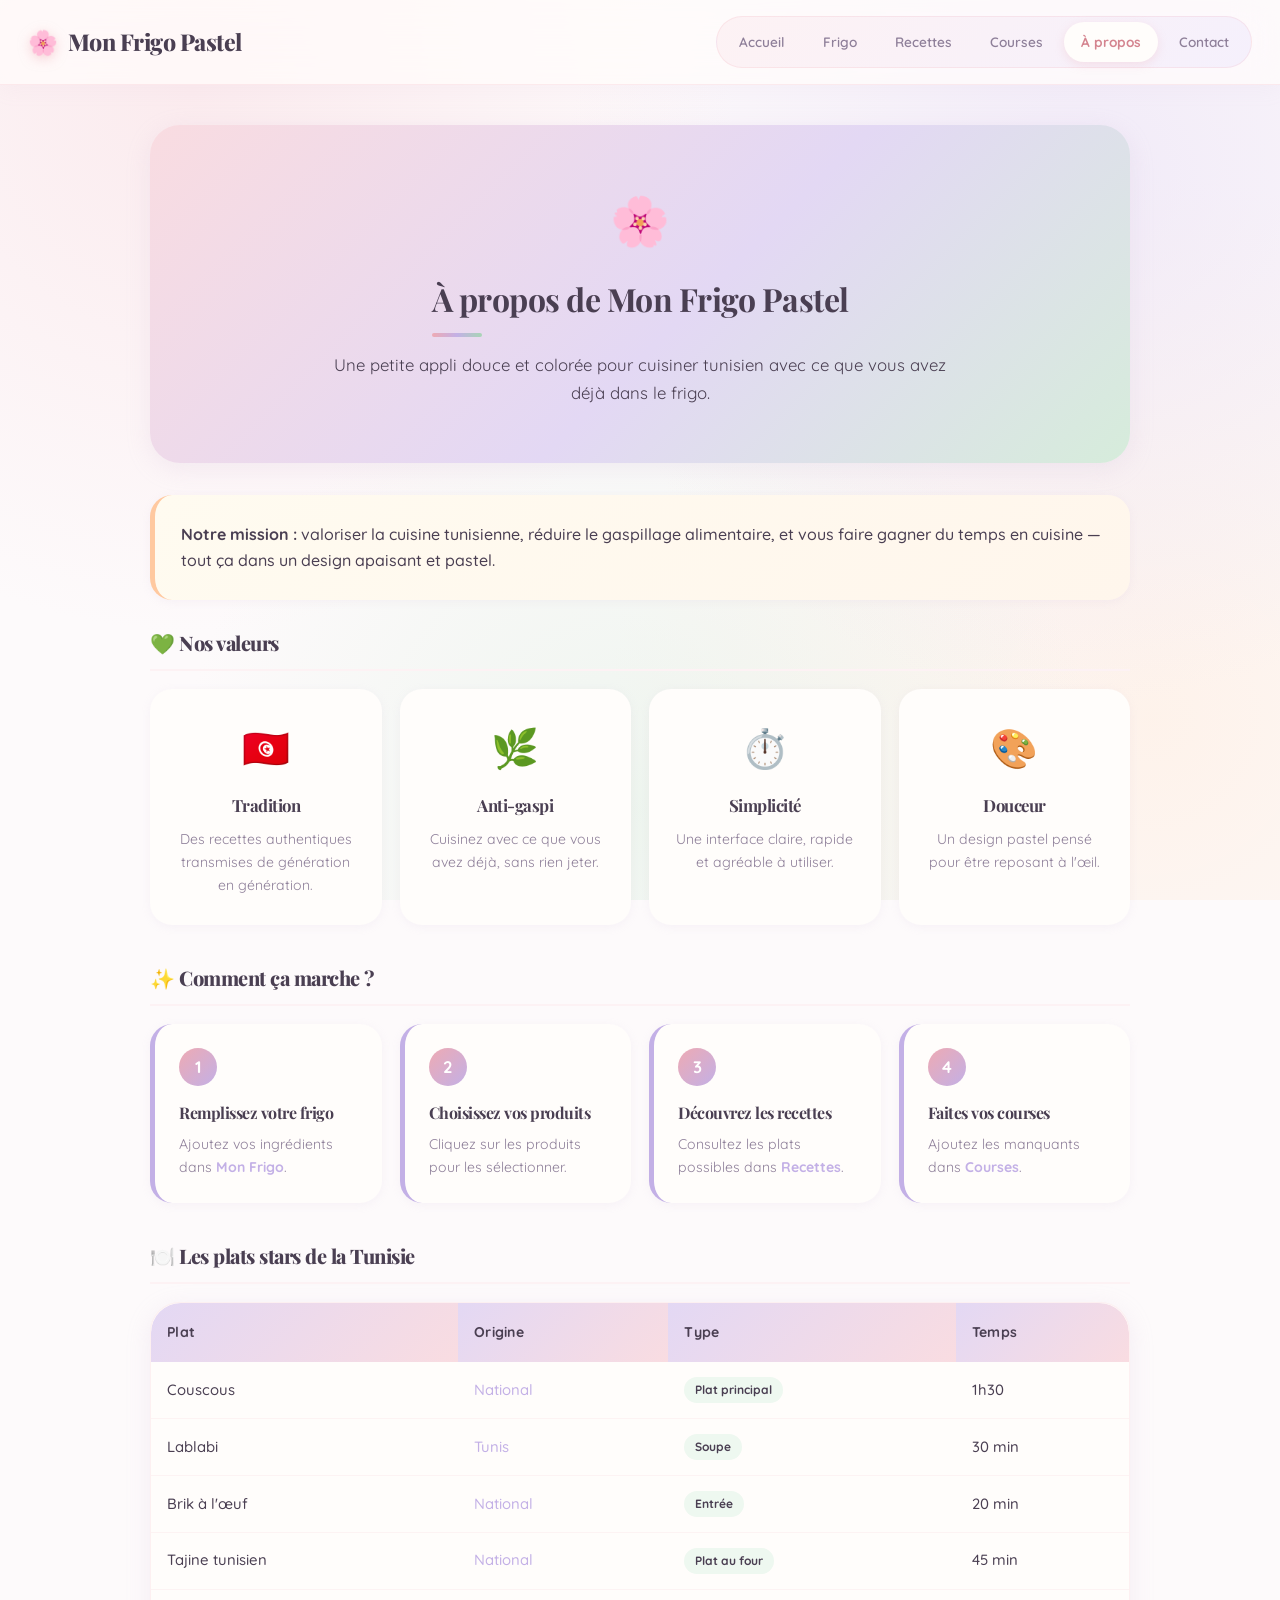
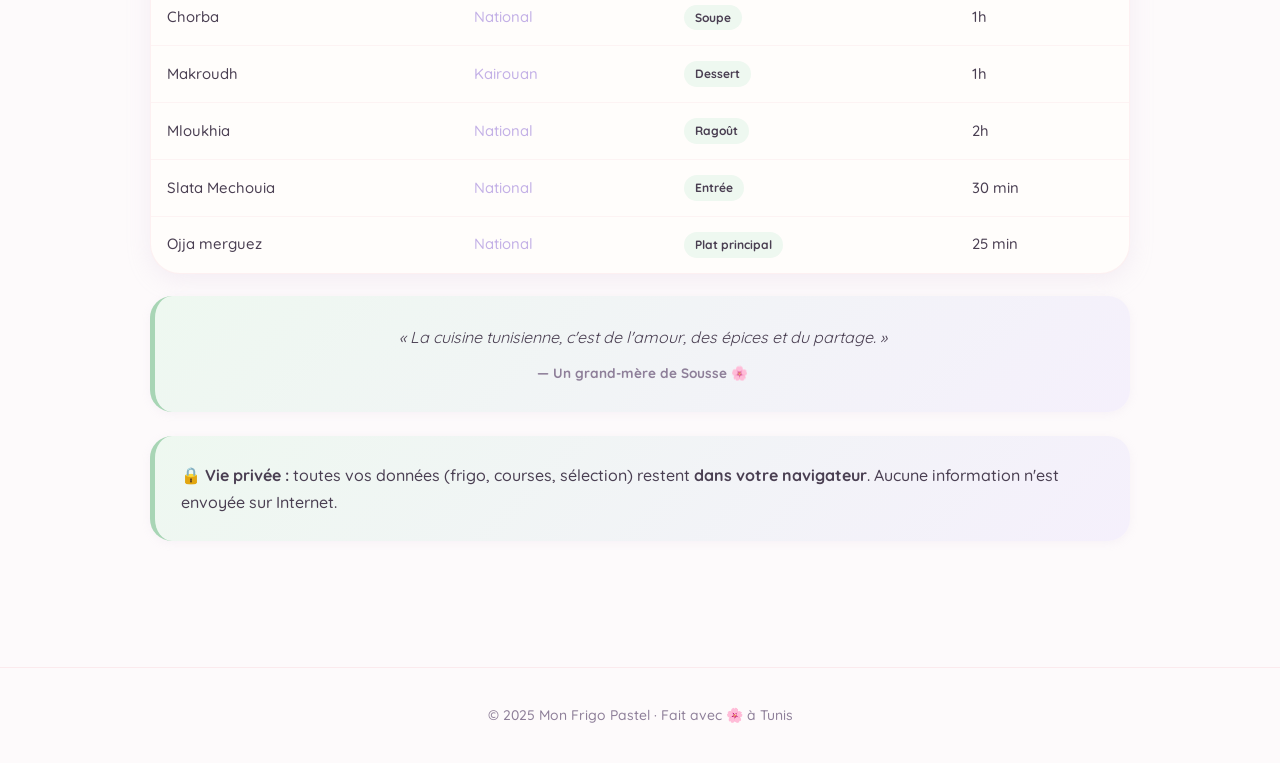
<file: apropos.html>
<!DOCTYPE html>
<html lang="fr">
<head>
<meta charset="UTF-8">
<meta name="viewport" content="width=device-width, initial-scale=1.0">
<title>À propos · Mon Frigo Pastel</title>
<link rel="stylesheet" href="style.css">
<style>
  .about-hero { background: linear-gradient(135deg, var(--rose) 0%, var(--lavande) 55%, var(--menthe) 100%); border-radius: var(--rayon-lg); padding: 56px 32px; margin-bottom: 32px; text-align: center; box-shadow: var(--ombre); position: relative; overflow: hidden; }
  .about-hero h2 { font-size: 2rem; margin-bottom: 14px; position: relative; z-index: 1; }
  .about-hero p { color: var(--texte); font-size: 1.05rem; max-width: 620px; margin: 0 auto; position: relative; z-index: 1; }
  .about-hero .emoji { font-size: 3rem; display: block; margin-bottom: 12px; position: relative; z-index: 1; }
  .values-grid { display: grid; grid-template-columns: repeat(auto-fit, minmax(220px, 1fr)); gap: 18px; margin-bottom: 36px; }
  .value-card { background: var(--blanc); border-radius: var(--rayon); padding: 26px 22px; box-shadow: var(--ombre-sm); text-align: center; transition: var(--transition); border: 2px solid transparent; }
  .value-card:hover { transform: translateY(-5px); box-shadow: var(--ombre); border-color: var(--menthe); }
  .value-card .icon { font-size: 2.4rem; display: block; margin-bottom: 12px; }
  .value-card h3 { font-size: 1.05rem; margin-bottom: 8px; color: var(--texte); }
  .value-card p { color: var(--texte-doux); font-size: 0.88rem; }
  .steps { display: grid; grid-template-columns: repeat(auto-fit, minmax(220px, 1fr)); gap: 18px; margin-bottom: 36px; }
  .step { background: var(--blanc); border-radius: var(--rayon); padding: 24px; box-shadow: var(--ombre-sm); border-left: 5px solid var(--lavande-fonce); }
  .step .num { display: inline-flex; align-items: center; justify-content: center; width: 38px; height: 38px; border-radius: 50%; background: linear-gradient(135deg, var(--rose-fonce) 0%, var(--lavande-fonce) 100%); color: white; font-weight: 800; font-size: 1.05rem; margin-bottom: 14px; }
  .step h3 { font-size: 1rem; margin-bottom: 6px; color: var(--texte); }
  .step p { color: var(--texte-doux); font-size: 0.88rem; }
  .step a { color: var(--lavande-fonce); font-weight: 700; text-decoration: none; }
  .section-title { font-size: 1.25rem; color: var(--texte); margin: 0 0 18px; padding-bottom: 10px; border-bottom: 2px solid var(--rose-pale); font-weight: 800; }
  .quote-box { background: linear-gradient(135deg, var(--menthe-pale) 0%, var(--lavande-pale) 100%); border-radius: var(--rayon); padding: 28px 26px; margin-bottom: 24px; text-align: center; box-shadow: var(--ombre-sm); border-left: 5px solid var(--menthe-fonce); font-style: italic; color: var(--texte); font-size: 1rem; }
  .quote-box .author { display: block; margin-top: 12px; font-style: normal; font-weight: 700; font-size: 0.85rem; color: var(--texte-doux); }
  .dish-name { font-weight: 700; color: var(--texte); }
  .dish-origin { color: var(--lavande-fonce); font-weight: 600; font-size: 0.85rem; }
  .dish-tag { display: inline-block; padding: 3px 11px; border-radius: var(--rayon-xl); font-size: 0.75rem; font-weight: 700; background: var(--menthe-pale); color: var(--texte); }
</style>
</head>
<body>
<header>
  <h1>Mon Frigo Pastel</h1>
  <nav>
    <a href="index.html">Accueil</a>
    <a href="frigo.html">Frigo</a>
    <a href="recettes.html">Recettes</a>
    <a href="courses.html">Courses</a>
    <a href="apropos.html" class="active">À propos</a>
    <a href="contact.html">Contact</a>
  </nav>
</header>
<main class="container">
  <section class="about-hero">
    <span class="emoji">🌸</span>
    <h2>À propos de Mon Frigo Pastel</h2>
    <p>Une petite appli douce et colorée pour cuisiner tunisien avec ce que vous avez déjà dans le frigo.</p>
  </section>
  <div class="info-box"><strong>Notre mission :</strong> valoriser la cuisine tunisienne, réduire le gaspillage alimentaire, et vous faire gagner du temps en cuisine — tout ça dans un design apaisant et pastel.</div>
  <h3 class="section-title">💚 Nos valeurs</h3>
  <div class="values-grid">
    <div class="value-card"><span class="icon">🇹🇳</span><h3>Tradition</h3><p>Des recettes authentiques transmises de génération en génération.</p></div>
    <div class="value-card"><span class="icon">🌿</span><h3>Anti-gaspi</h3><p>Cuisinez avec ce que vous avez déjà, sans rien jeter.</p></div>
    <div class="value-card"><span class="icon">⏱️</span><h3>Simplicité</h3><p>Une interface claire, rapide et agréable à utiliser.</p></div>
    <div class="value-card"><span class="icon">🎨</span><h3>Douceur</h3><p>Un design pastel pensé pour être reposant à l'œil.</p></div>
  </div>
  <h3 class="section-title">✨ Comment ça marche ?</h3>
  <div class="steps">
    <div class="step"><span class="num">1</span><h3>Remplissez votre frigo</h3><p>Ajoutez vos ingrédients dans <a href="frigo.html">Mon Frigo</a>.</p></div>
    <div class="step"><span class="num">2</span><h3>Choisissez vos produits</h3><p>Cliquez sur les produits pour les sélectionner.</p></div>
    <div class="step"><span class="num">3</span><h3>Découvrez les recettes</h3><p>Consultez les plats possibles dans <a href="recettes.html">Recettes</a>.</p></div>
    <div class="step"><span class="num">4</span><h3>Faites vos courses</h3><p>Ajoutez les manquants dans <a href="courses.html">Courses</a>.</p></div>
  </div>
  <h3 class="section-title">🍽️ Les plats stars de la Tunisie</h3>
  <table class="data-table">
    <thead><tr><th>Plat</th><th>Origine</th><th>Type</th><th>Temps</th></tr></thead>
    <tbody>
      <tr><td class="dish-name">Couscous</td><td class="dish-origin">National</td><td><span class="dish-tag">Plat principal</span></td><td>1h30</td></tr>
      <tr><td class="dish-name">Lablabi</td><td class="dish-origin">Tunis</td><td><span class="dish-tag">Soupe</span></td><td>30 min</td></tr>
      <tr><td class="dish-name">Brik à l'œuf</td><td class="dish-origin">National</td><td><span class="dish-tag">Entrée</span></td><td>20 min</td></tr>
      <tr><td class="dish-name">Tajine tunisien</td><td class="dish-origin">National</td><td><span class="dish-tag">Plat au four</span></td><td>45 min</td></tr>
      <tr><td class="dish-name">Chorba</td><td class="dish-origin">National</td><td><span class="dish-tag">Soupe</span></td><td>1h</td></tr>
      <tr><td class="dish-name">Makroudh</td><td class="dish-origin">Kairouan</td><td><span class="dish-tag">Dessert</span></td><td>1h</td></tr>
      <tr><td class="dish-name">Mloukhia</td><td class="dish-origin">National</td><td><span class="dish-tag">Ragoût</span></td><td>2h</td></tr>
      <tr><td class="dish-name">Slata Mechouia</td><td class="dish-origin">National</td><td><span class="dish-tag">Entrée</span></td><td>30 min</td></tr>
      <tr><td class="dish-name">Ojja merguez</td><td class="dish-origin">National</td><td><span class="dish-tag">Plat principal</span></td><td>25 min</td></tr>
    </tbody>
  </table>
  <div class="quote-box">« La cuisine tunisienne, c'est de l'amour, des épices et du partage. »<span class="author">— Un grand-mère de Sousse 🌸</span></div>
  <div class="info-box" style="background: linear-gradient(135deg, var(--menthe-pale) 0%, var(--lavande-pale) 100%); border-left-color: var(--menthe-fonce);"><strong>🔒 Vie privée :</strong> toutes vos données (frigo, courses, sélection) restent <strong>dans votre navigateur</strong>. Aucune information n'est envoyée sur Internet.</div>
</main>
<footer>© 2025 Mon Frigo Pastel · Fait avec 🌸 à Tunis</footer>
</body>
</html>
</file>
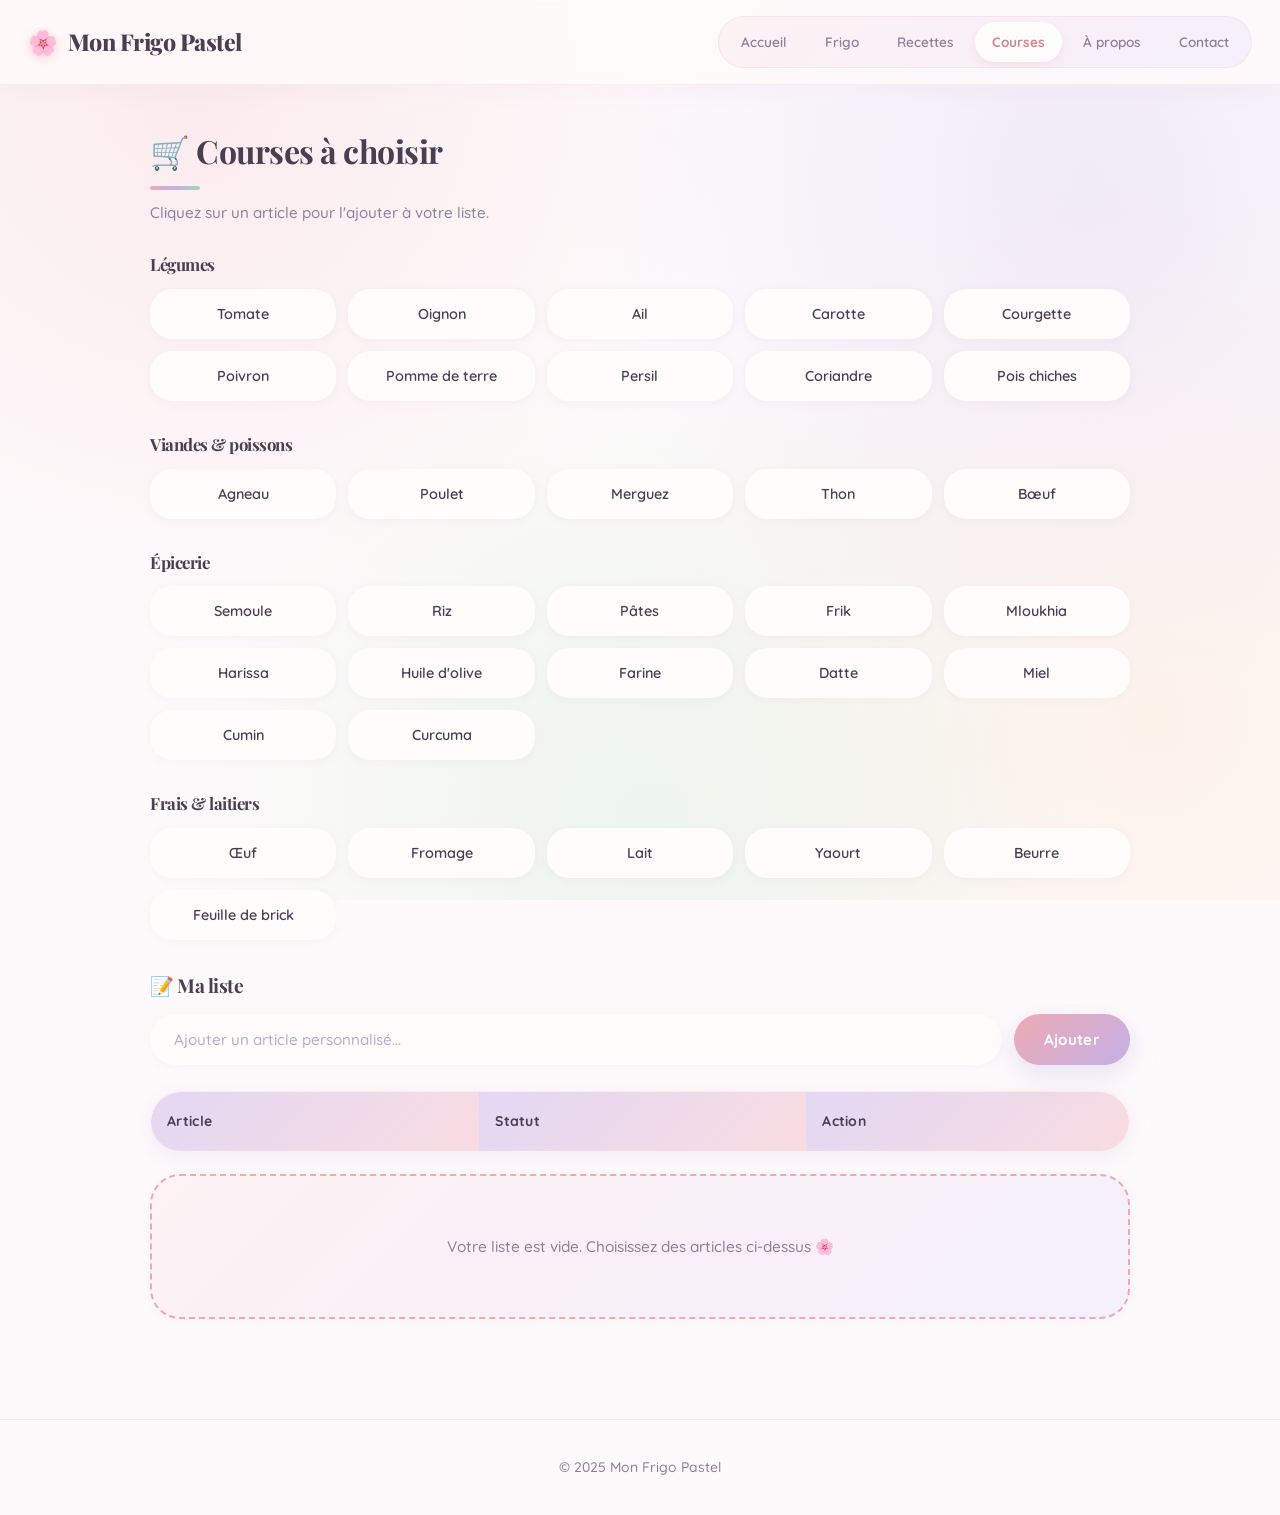
<file: courses.html>
<!DOCTYPE html>
<html lang="fr">
<head>
<meta charset="UTF-8">
<meta name="viewport" content="width=device-width, initial-scale=1.0">
<title>Liste de courses</title>
<link rel="stylesheet" href="style.css">
</head>
<body>
<header>
  <h1>Mon Frigo Pastel</h1>
  <nav>
    <a href="index.html">Accueil</a>
    <a href="frigo.html">Frigo</a>
    <a href="recettes.html">Recettes</a>
    <a href="courses.html" class="active">Courses</a>
    <a href="apropos.html">À propos</a>
    <a href="contact.html">Contact</a>
  </nav>
</header>

<main class="container">
  <h2>🛒 Courses à choisir</h2>
  <p class="hint">Cliquez sur un article pour l'ajouter à votre liste.</p>

  <h3 style="color:var(--texte);margin:16px 0 10px;font-size:1.05rem;">Légumes</h3>
  <div class="choice-grid" id="legumes"></div>

  <h3 style="color:var(--texte);margin:16px 0 10px;font-size:1.05rem;">Viandes & poissons</h3>
  <div class="choice-grid" id="viandes"></div>

  <h3 style="color:var(--texte);margin:16px 0 10px;font-size:1.05rem;">Épicerie</h3>
  <div class="choice-grid" id="epicerie"></div>

  <h3 style="color:var(--texte);margin:16px 0 10px;font-size:1.05rem;">Frais & laitiers</h3>
  <div class="choice-grid" id="frais"></div>

  <h3 style="color:var(--texte);margin:24px 0 12px;font-size:1.2rem;">📝 Ma liste</h3>
  <div class="add-row">
    <input type="text" id="customInput" placeholder="Ajouter un article personnalisé..." autocomplete="off">
    <button class="btn-primary" id="addCustom">Ajouter</button>
  </div>
  <table class="data-table">
    <thead>
      <tr><th>Article</th><th>Statut</th><th>Action</th></tr>
    </thead>
    <tbody id="shopBody"></tbody>
  </table>
  <p id="emptyMsg" class="empty">Votre liste est vide. Choisissez des articles ci-dessus 🌸</p>
</main>

<footer>© 2025 Mon Frigo Pastel</footer>

<script>
const CATEGORIES = {
  legumes: ["Tomate", "Oignon", "Ail", "Carotte", "Courgette", "Poivron", "Pomme de terre", "Persil", "Coriandre", "Pois chiches"],
  viandes: ["Agneau", "Poulet", "Merguez", "Thon", "Bœuf"],
  epicerie: ["Semoule", "Riz", "Pâtes", "Frik", "Mloukhia", "Harissa", "Huile d'olive", "Farine", "Datte", "Miel", "Cumin", "Curcuma"],
  frais: ["Œuf", "Fromage", "Lait", "Yaourt", "Beurre", "Feuille de brick"]
};

let shop = JSON.parse(localStorage.getItem('fm_shop') || '[]');

function save() { localStorage.setItem('fm_shop', JSON.stringify(shop)); }
function norm(s) { return s.toLowerCase().normalize('NFD').replace(/[\u0300-\u036f]/g, '').trim(); }
function exists(name) { return shop.some(s => norm(s.name) === norm(name)); }

function renderChoices() {
  for (const [cat, items] of Object.entries(CATEGORIES)) {
    document.getElementById(cat).innerHTML = items.map(item => {
      const sel = exists(item) ? 'selected' : '';
      return `<button class="choice-btn ${sel}" data-name="${item}" onclick="toggleChoice(this)">${item}${sel ? ' ✓' : ''}</button>`;
    }).join('');
  }
}

function toggleChoice(btn) {
  const name = btn.dataset.name;
  if (exists(name)) {
    shop = shop.filter(s => norm(s.name) !== norm(name));
  } else {
    shop.push({ name, done: false });
  }
  save(); renderChoices(); renderList();
}

function addCustom() {
  const input = document.getElementById('customInput');
  const raw = input.value.trim();
  if (!raw || exists(raw)) { input.value = ''; return; }
  shop.push({ name: raw, done: false });
  save(); input.value = ''; renderChoices(); renderList();
}

function toggle(i) { shop[i].done = !shop[i].done; save(); renderList(); }
function removeItem(i) { shop.splice(i, 1); save(); renderChoices(); renderList(); }

function renderList() {
  const tbody = document.getElementById('shopBody');
  const empty = document.getElementById('emptyMsg');
  if (!shop.length) { tbody.innerHTML = ''; empty.style.display = 'block'; return; }
  empty.style.display = 'none';
  tbody.innerHTML = shop.map((s, i) => `
    <tr class="${s.done ? 'done' : ''}">
      <td>${s.name}</td>
      <td>${s.done ? '✓ Acheté' : 'À acheter'}</td>
      <td>
        <button class="btn-secondary" onclick="toggle(${i})">${s.done ? '↩' : '✓'}</button>
        <button class="del" onclick="removeItem(${i})">Supprimer</button>
      </td>
    </tr>
  `).join('');
}

document.getElementById('addCustom').onclick = addCustom;
document.getElementById('customInput').onkeypress = e => { if (e.key === 'Enter') addCustom(); };

renderChoices(); renderList();
</script>
</body>
</html>
</file>
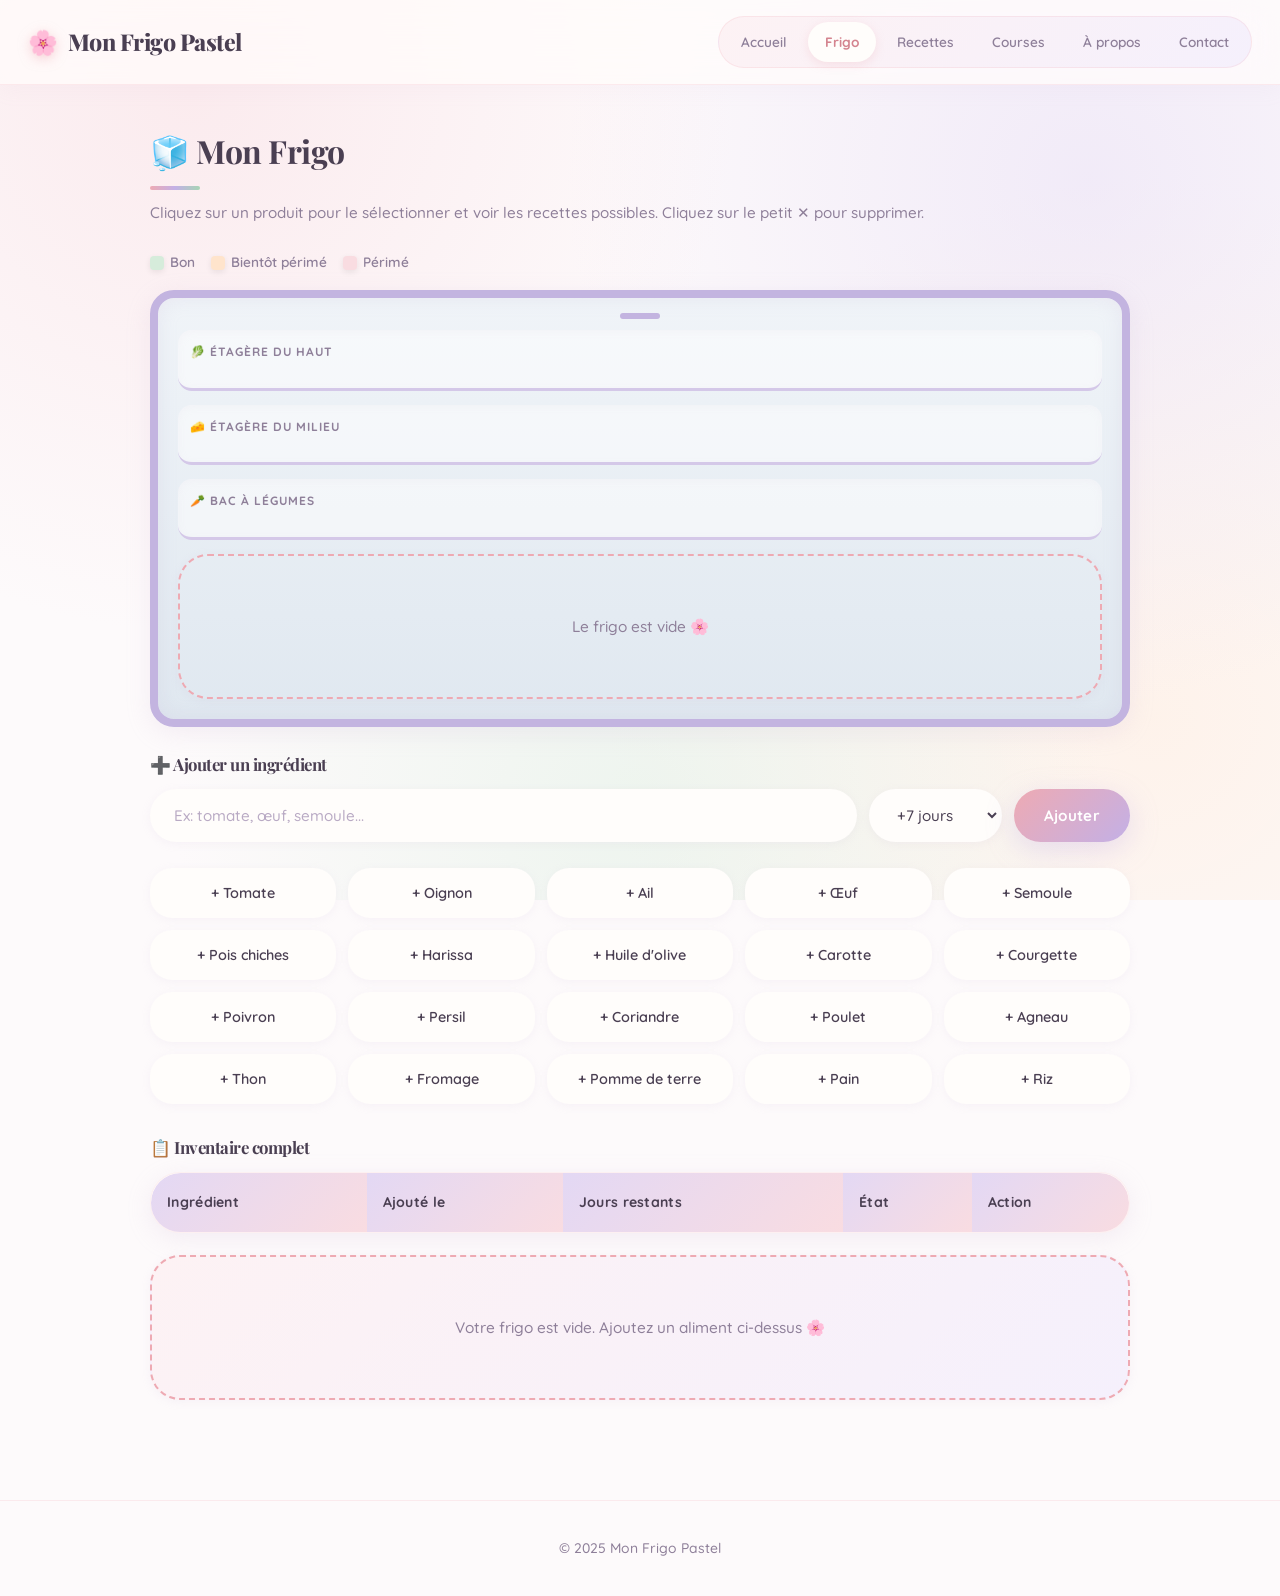
<file: frigo.html>
<!DOCTYPE html>
<html lang="fr">
<head>
<meta charset="UTF-8">
<meta name="viewport" content="width=device-width, initial-scale=1.0">
<title>Mon Frigo</title>
<link rel="stylesheet" href="style.css">
<style>
  /* Styles spécifiques au frigo cliquable */
  .fridge-visual {
    background: linear-gradient(180deg, #f0f4f8 0%, #e0e8f0 100%);
    border: 8px solid #c3b4e0;
    border-radius: 24px;
    padding: 20px;
    margin-bottom: 24px;
    box-shadow: inset 0 0 20px rgba(180,160,200,0.15), var(--ombre);
    position: relative;
  }
  .fridge-visual::before {
    content: "";
    position: absolute;
    top: 15px; left: 50%;
    transform: translateX(-50%);
    width: 40px; height: 6px;
    background: #c3b4e0;
    border-radius: 3px;
  }
  .fridge-shelf {
    display: flex;
    flex-wrap: wrap;
    gap: 10px;
    padding: 12px;
    background: rgba(255,255,255,0.5);
    border-radius: 14px;
    margin-top: 12px;
    min-height: 60px;
    align-items: center;
    border-bottom: 3px solid #d4c8e8;
  }
  .fridge-shelf-label {
    font-size: 0.75rem;
    color: var(--texte-doux);
    font-weight: 700;
    text-transform: uppercase;
    letter-spacing: 1px;
    width: 100%;
    margin-bottom: 4px;
  }
  .fridge-product {
    background: var(--blanc);
    border: 2px solid var(--menthe);
    border-radius: 14px;
    padding: 10px 14px;
    cursor: pointer;
    font-weight: 600;
    font-size: 0.9rem;
    color: var(--texte);
    transition: all 0.2s;
    display: flex;
    align-items: center;
    gap: 8px;
    user-select: none;
    box-shadow: 0 2px 6px rgba(180,160,180,0.1);
  }
  .fridge-product:hover {
    transform: translateY(-3px) scale(1.05);
    box-shadow: 0 6px 14px rgba(180,160,180,0.25);
    border-color: var(--menthe-fonce);
  }
  .fridge-product.expiring { border-color: var(--peche-fonce); background: var(--jaune); }
  .fridge-product.expired { border-color: #e8a7ae; background: #fce4e4; opacity: 0.7; text-decoration: line-through; }
  .fridge-product.selected { background: var(--menthe); border-color: var(--menthe-fonce); transform: scale(1.05); }
  .fridge-product .days {
    font-size: 0.7rem;
    background: var(--lavande);
    padding: 2px 8px;
    border-radius: 10px;
    color: var(--texte);
  }
  .fridge-product .del-x {
    background: #fce4e4;
    color: #b0566a;
    border: none;
    border-radius: 50%;
    width: 22px; height: 22px;
    font-size: 0.9rem;
    cursor: pointer;
    line-height: 1;
    display: flex; align-items: center; justify-content: center;
    margin-left: 4px;
  }
  .fridge-product .del-x:hover { background: #f8d0d0; }

  .legend { display: flex; gap: 16px; flex-wrap: wrap; margin-bottom: 16px; font-size: 0.85rem; color: var(--texte-doux); }
  .legend span { display: flex; align-items: center; gap: 6px; }
  .legend .dot { width: 14px; height: 14px; border-radius: 4px; display: inline-block; }
  .dot.ok { background: var(--menthe); }
  .dot.warn { background: var(--peche); }
  .dot.bad { background: var(--rose); }
</style>
</head>
<body>
<header>
  <h1>Mon Frigo Pastel</h1>
  <nav>
    <a href="index.html">Accueil</a>
    <a href="frigo.html" class="active">Frigo</a>
    <a href="recettes.html">Recettes</a>
    <a href="courses.html">Courses</a>
    <a href="apropos.html">À propos</a>
    <a href="contact.html">Contact</a>
  </nav>
</header>

<main class="container">
  <h2>🧊 Mon Frigo</h2>
  <p class="hint">Cliquez sur un produit pour le sélectionner et voir les recettes possibles. Cliquez sur le petit ✕ pour supprimer.</p>

  <div class="legend">
    <span><span class="dot ok"></span> Bon</span>
    <span><span class="dot warn"></span> Bientôt périmé</span>
    <span><span class="dot bad"></span> Périmé</span>
  </div>

  <!-- Visuel du frigo avec produits cliquables -->
  <div class="fridge-visual">
    <div class="fridge-shelf">
      <div class="fridge-shelf-label">🥬 Étagère du haut</div>
      <div id="shelfTop" style="display:flex;flex-wrap:wrap;gap:10px;width:100%;"></div>
    </div>
    <div class="fridge-shelf">
      <div class="fridge-shelf-label">🧀 Étagère du milieu</div>
      <div id="shelfMid" style="display:flex;flex-wrap:wrap;gap:10px;width:100%;"></div>
    </div>
    <div class="fridge-shelf">
      <div class="fridge-shelf-label">🥕 Bac à légumes</div>
      <div id="shelfBottom" style="display:flex;flex-wrap:wrap;gap:10px;width:100%;"></div>
    </div>
    <p id="fridgeEmpty" class="empty" style="background:transparent;margin-top:10px;display:none;">Le frigo est vide 🌸</p>
  </div>

  <!-- Ajout d'ingrédient -->
  <h3 style="margin:20px 0 10px;color:var(--texte);font-size:1.05rem;">➕ Ajouter un ingrédient</h3>
  <div class="add-row">
    <input type="text" id="ingInput" placeholder="Ex: tomate, œuf, semoule..." autocomplete="off">
    <select id="expirySelect">
      <option value="3">+3 jours</option>
      <option value="7" selected>+7 jours</option>
      <option value="14">+14 jours</option>
      <option value="30">+30 jours</option>
    </select>
    <button class="btn-primary" id="addBtn">Ajouter</button>
  </div>

  <!-- Suggestions rapides -->
  <div class="choice-grid" id="quickAdd"></div>

  <!-- Tableau récap -->
  <h3 style="margin:24px 0 10px;color:var(--texte);font-size:1.05rem;">📋 Inventaire complet</h3>
  <table class="data-table">
    <thead>
      <tr><th>Ingrédient</th><th>Ajouté le</th><th>Jours restants</th><th>État</th><th>Action</th></tr>
    </thead>
    <tbody id="fridgeBody"></tbody>
  </table>
  <p id="emptyMsg" class="empty">Votre frigo est vide. Ajoutez un aliment ci-dessus 🌸</p>
</main>

<footer>© 2025 Mon Frigo Pastel</footer>

<script>
const QUICK = ["Tomate", "Oignon", "Ail", "Œuf", "Semoule", "Pois chiches", "Harissa", "Huile d'olive", "Carotte", "Courgette", "Poivron", "Persil", "Coriandre", "Poulet", "Agneau", "Thon", "Fromage", "Pomme de terre", "Pain", "Riz"];

let fridge = JSON.parse(localStorage.getItem('fm_fridge') || '[]');
let selected = new Set(JSON.parse(localStorage.getItem('fm_selected') || '[]'));

const $ = id => document.getElementById(id);
const norm = s => s.toLowerCase().normalize('NFD').replace(/[\u0300-\u036f]/g, '').trim();

function save() {
  localStorage.setItem('fm_fridge', JSON.stringify(fridge));
  localStorage.setItem('fm_selected', JSON.stringify([...selected]));
}

function addIngredient(name, days = 7) {
  const raw = (name || '').trim();
  if (!raw) return;
  const key = norm(raw);
  if (fridge.some(f => f.key === key)) return;
  fridge.push({ key, name: raw, added: Date.now(), expiry: Date.now() + days * 86400000 });
  selected.add(key);
  save(); render();
}

function removeItem(key) {
  fridge = fridge.filter(f => f.key !== key);
  selected.delete(key);
  save(); render();
}

function toggleSelect(key) {
  if (selected.has(key)) selected.delete(key);
  else selected.add(key);
  save(); render();
}

function statusOf(f) {
  const d = Math.ceil((f.expiry - Date.now()) / 86400000);
  if (d < 0) return { label: '❌ Périmé', cls: 'expired', days: d };
  if (d <= 2) return { label: '⚠️ Bientôt', cls: 'expiring', days: d };
  return { label: '✅ Bon', cls: '', days: d };
}

function productHTML(f) {
  const st = statusOf(f);
  const sel = selected.has(f.key) ? 'selected' : '';
  const daysTxt = st.days < 0 ? 'périmé' : st.days + 'j';
  return `<div class="fridge-product ${st.cls} ${sel}" data-key="${f.key}" onclick="toggleSelect('${f.key}')">
    <span>${f.name}</span>
    <span class="days">${daysTxt}</span>
    <button class="del-x" onclick="event.stopPropagation();removeItem('${f.key}')" title="Supprimer">✕</button>
  </div>`;
}

function render() {
  // Répartir les produits sur 3 étagères
  const shelves = [[], [], []];
  fridge.forEach((f, i) => shelves[i % 3].push(f));
  $('shelfTop').innerHTML = shelves[0].map(productHTML).join('');
  $('shelfMid').innerHTML = shelves[1].map(productHTML).join('');
  $('shelfBottom').innerHTML = shelves[2].map(productHTML).join('');
  $('fridgeEmpty').style.display = fridge.length ? 'none' : 'block';

  // Tableau
  const tbody = $('fridgeBody'), empty = $('emptyMsg');
  if (!fridge.length) { tbody.innerHTML = ''; empty.style.display = 'block'; }
  else {
    empty.style.display = 'none';
    tbody.innerHTML = fridge.map(f => {
      const st = statusOf(f);
      let cls = '';
      if (st.cls === 'expired') cls = 'bad';
      else if (st.cls === 'expiring') cls = 'warn';
      return `<tr class="${cls}">
        <td>${f.name}</td>
        <td>${new Date(f.added).toLocaleDateString('fr-FR')}</td>
        <td>${st.days < 0 ? '—' : st.days}</td>
        <td>${st.label}</td>
        <td><button class="del" onclick="removeItem('${f.key}')">Supprimer</button></td>
      </tr>`;
    }).join('');
  }

  // Suggestions rapides
  $('quickAdd').innerHTML = QUICK.map(q => {
    const inFridge = fridge.some(f => f.key === norm(q));
    return `<button class="choice-btn ${inFridge ? 'selected' : ''}" ${inFridge ? 'disabled' : ''} onclick="addIngredient('${q}')">${inFridge ? '✓ ' : '+ '}${q}</button>`;
  }).join('');
}

$('addBtn').onclick = () => {
  const raw = $('ingInput').value.trim();
  if (!raw) return;
  addIngredient(raw, parseInt($('expirySelect').value));
  $('ingInput').value = '';
};
$('ingInput').onkeypress = e => { if (e.key === 'Enter') $('addBtn').click(); };

render();
</script>
</body>
</html>
</file>
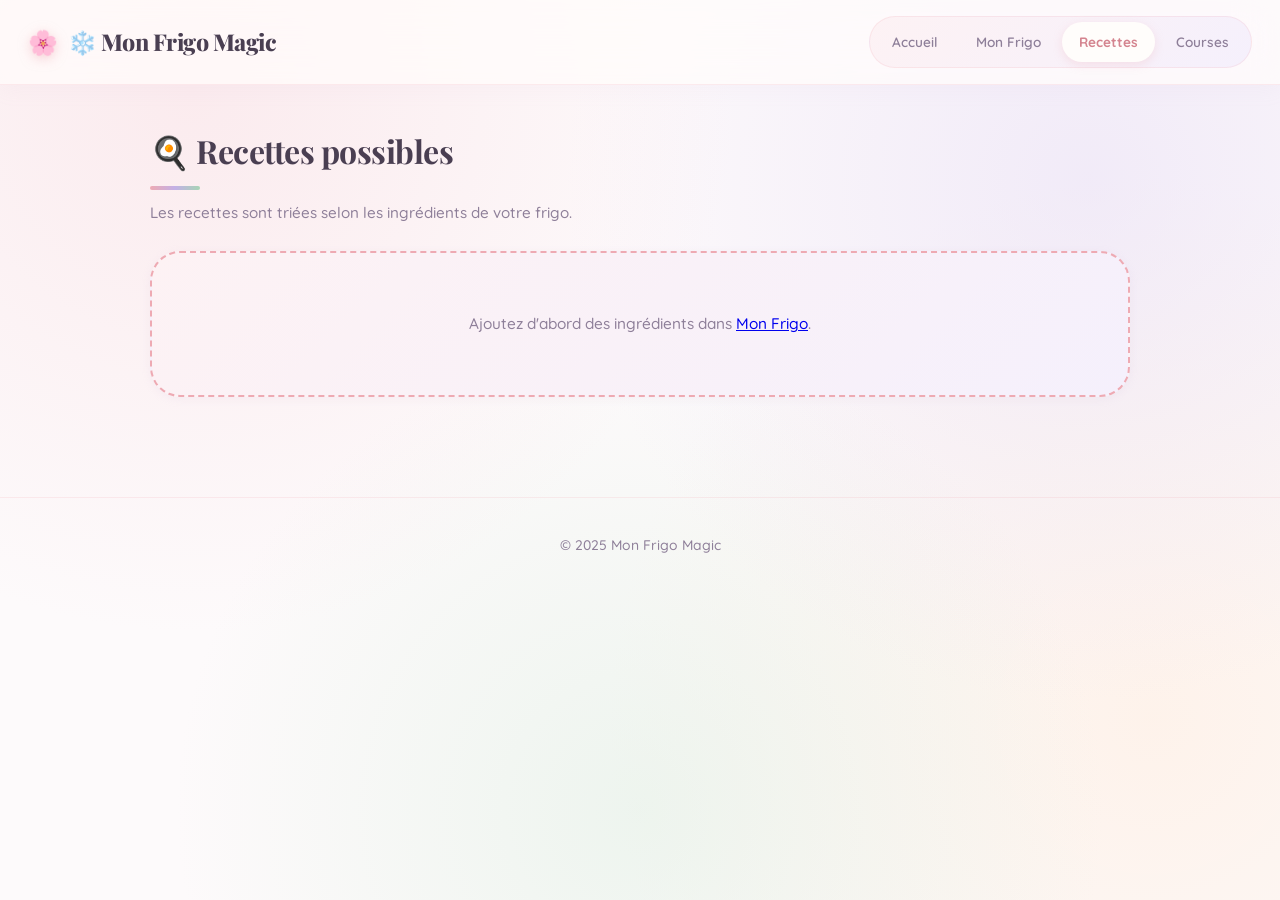
<file: recette.html>
<!DOCTYPE html>
<html lang="fr">
<head>
<meta charset="UTF-8">
<meta name="viewport" content="width=device-width, initial-scale=1.0">
<title>Recettes</title>
<link rel="stylesheet" href="style.css">
</head>
<body>
<header>
  <h1>❄️ Mon Frigo Magic</h1>
  <nav>
    <a href="index.html">Accueil</a>
    <a href="frigo.html">Mon Frigo</a>
    <a href="recettes.html" class="active">Recettes</a>
    <a href="courses.html">Courses</a>
  </nav>
</header>

<main class="container">
  <h2>🍳 Recettes possibles</h2>
  <p class="hint">Les recettes sont triées selon les ingrédients de votre frigo.</p>
  <div id="recipesList" class="recipes"></div>
</main>

<footer>© 2025 Mon Frigo Magic</footer>

<script>
const RECIPES = [
  { name: "Omelette au fromage", img: "https://images.unsplash.com/photo-1510693206972-df098062cb71?w=400", ingredients: ["oeuf", "fromage", "beurre"], time: "10 min", desc: "Battez les œufs, ajoutez le fromage râpé, cuisez à la poêle." },
  { name: "Salade de tomates", img: "https://images.unsplash.com/photo-1540420773420-3366772f4999?w=400", ingredients: ["tomate", "oignon", "huile"], time: "5 min", desc: "Coupez tomates et oignon, assaisonnez avec huile d'olive." },
  { name: "Pâtes à la tomate", img: "https://images.unsplash.com/photo-1551183053-bf91a1d81141?w=400", ingredients: ["pates", "tomate", "ail", "oignon"], time: "20 min", desc: "Faites revenir ail et oignon, ajoutez tomates et mélangez aux pâtes." },
  { name: "Croque-monsieur", img: "https://images.unsplash.com/photo-1528735602780-2552fd46c7af?w=400", ingredients: ["pain", "fromage", "jambon", "beurre"], time: "10 min", desc: "Garnissez le pain de jambon et fromage, faites dorer." },
  { name: "Soupe de légumes", img: "https://images.unsplash.com/photo-1547592180-85f173990554?w=400", ingredients: ["carotte", "pomme de terre", "poireau", "oignon"], time: "30 min", desc: "Faites bouillir les légumes, mixez et servez chaud." },
  { name: "Pancakes", img: "https://images.unsplash.com/photo-1528207776546-365bb710ee93?w=400", ingredients: ["farine", "oeuf", "lait", "sucre"], time: "20 min", desc: "Mélangez farine, œufs, lait et sucre, cuisez à la poêle." },
  { name: "Riz sauté aux œufs", img: "https://images.unsplash.com/photo-1603133872878-684f208fb84b?w=400", ingredients: ["riz", "oeuf", "carotte", "petits pois"], time: "15 min", desc: "Faites sauter riz cuit, œufs et légumes." },
  { name: "Smoothie banane", img: "https://images.unsplash.com/photo-1505252585461-04db1eb84625?w=400", ingredients: ["banane", "lait", "sucre"], time: "5 min", desc: "Mixez banane, lait et sucre, servez frais." }
];

const fridge = JSON.parse(localStorage.getItem('fm_fridge') || '[]');
const norm = s => s.toLowerCase().normalize('NFD').replace(/[\u0300-\u036f]/g, '').trim();
const keys = fridge.map(f => f.key);

function addMissing(items) {
  let shop = JSON.parse(localStorage.getItem('fm_shop') || '[]');
  items.forEach(item => {
    if (!shop.some(s => norm(s.name) === norm(item))) shop.push({ name: item, done: false });
  });
  localStorage.setItem('fm_shop', JSON.stringify(shop));
  alert('Ingrédients ajoutés à la liste de courses 🛒');
}

function render() {
  const list = document.getElementById('recipesList');
  if (!keys.length) {
    list.innerHTML = '<p class="empty">Ajoutez d\'abord des ingrédients dans <a href="frigo.html">Mon Frigo</a>.</p>';
    return;
  }
  const scored = RECIPES.map(r => {
    const have = r.ingredients.filter(i => keys.includes(norm(i)));
    const missing = r.ingredients.filter(i => !keys.includes(norm(i)));
    return { ...r, have, missing, count: have.length };
  }).filter(r => r.count > 0).sort((a, b) => b.count - a.count || a.missing.length - b.missing.length);

  if (!scored.length) {
    list.innerHTML = '<p class="empty">Aucune recette trouvée. Ajoutez plus d\'ingrédients.</p>';
    return;
  }

  list.innerHTML = scored.map(r => {
    const full = r.missing.length === 0;
    return `<div class="recipe-card">
      <img src="${r.img}" alt="${r.name}">
      <div class="recipe-body">
        <h3>${r.name}</h3>
        <p class="meta">⏱ ${r.time} · ${full ? '<span class="badge ok">✓ Prêt</span>' : `<span class="badge warn">${r.count}/${r.ingredients.length}</span>`}</p>
        <p>${r.desc}</p>
        <p><strong>Vous avez :</strong> ${r.have.join(', ')}</p>
        ${r.missing.length ? `<p class="missing"><strong>Il manque :</strong> ${r.missing.join(', ')}</p><button class="btn-secondary" onclick='addMissing(${JSON.stringify(r.missing).replace(/'/g, "&#39;")})'>+ Ajouter aux courses</button>` : ''}
      </div>
    </div>`;
  }).join('');
}
render();
</script>
</body>
</html>
</file>
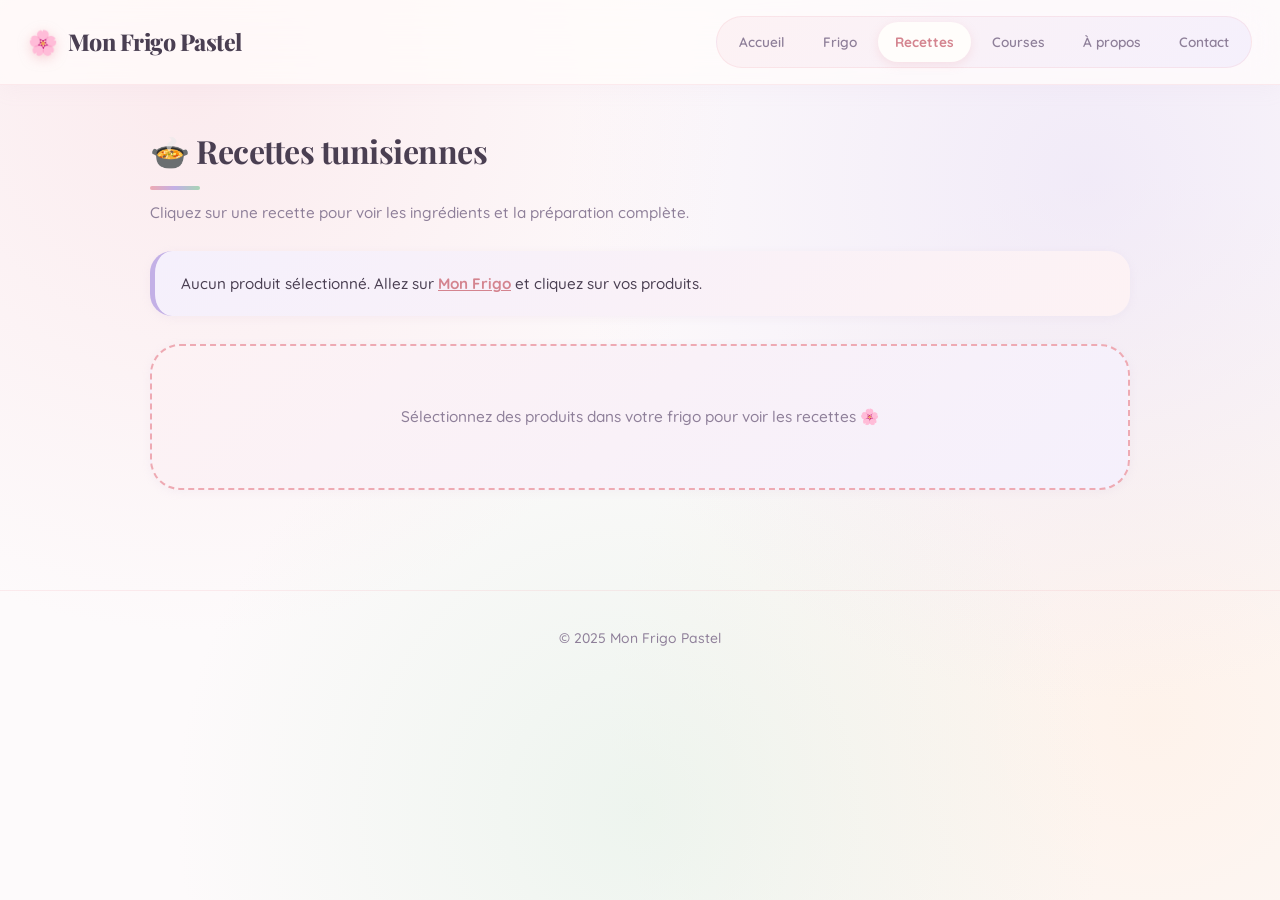
<file: recettes.html>
<!DOCTYPE html>
<html lang="fr">
<head>
<meta charset="UTF-8">
<meta name="viewport" content="width=device-width, initial-scale=1.0">
<title>Recettes tunisiennes</title>
<link rel="stylesheet" href="style.css">
</head>
<body>
<header>
  <h1>Mon Frigo Pastel</h1>
  <nav>
    <a href="index.html">Accueil</a>
    <a href="frigo.html">Frigo</a>
    <a href="recettes.html" class="active">Recettes</a>
    <a href="courses.html">Courses</a>
    <a href="apropos.html">À propos</a>
    <a href="contact.html">Contact</a>
  </nav>
</header>
<main class="container">
  <h2>🍲 Recettes tunisiennes</h2>
  <p class="hint">Cliquez sur une recette pour voir les ingrédients et la préparation complète.</p>
  <div class="selection-info" id="selectionInfo"></div>
  <div id="recipesList" class="recipes"></div>
</main>
<footer>© 2025 Mon Frigo Pastel</footer>
<script>
const RECIPES = [
  { id: 'couscous', name: "Couscous tunisien", img: "https://images.unsplash.com/photo-1541518763669-27fef04b14ea?w=800", ingredients: ["semoule", "agneau", "carotte", "courgette", "pois chiches", "tomate", "harissa"], time: "1h30", desc: "Le plat national tunisien, avec légumes, viande et sauce piquante." },
  { id: 'lablabi', name: "Lablabi", img: "images/lablabi.jpg", ingredients: ["pois chiches", "pain", "ail", "cumin", "harissa", "huile", "oeuf"], time: "30 min", desc: "Soupe de pois chiches épicée, servie sur du pain rassis avec œuf et thon." },
  { id: 'brik', name: "Brik à l'œuf", img: "https://images.unsplash.com/photo-1601050690597-df0568f70950?w=800", ingredients: ["feuille de brick", "oeuf", "thon", "persil", "pomme de terre"], time: "20 min", desc: "Fine feuille croustillante garnie d'œuf, thon et persil." },
  { id: 'tajine', name: "Tajine tunisien", img: "images/tajine.jpg", ingredients: ["oeuf", "poulet", "fromage", "pomme de terre", "persil", "oignon"], time: "45 min", desc: "Gâteau salé à base d'œufs, viande et fromage, cuit au four." },
  { id: 'chorba', name: "Chorba", img: "images/chorba.jpg", ingredients: ["frik", "agneau", "tomate", "oignon", "coriandre", "harissa"], time: "1h", desc: "Soupe traditionnelle au blé vert concassé, parfaite pour le Ramadan." },
  { id: 'makroudh', name: "Makroudh de Kairouan", img: "https://upload.wikimedia.org/wikipedia/commons/thumb/8/8a/Makrouds_Kairouan.jpg/800px-Makrouds_Kairouan.jpg", ingredients: ["semoule", "datte", "miel", "huile", "cannelle"], time: "1h", desc: "Pâtisserie traditionnelle en forme de losange, fourrée aux dattes." },
  { id: 'mloukhia', name: "Mloukhia", img: "images/mloukhia.jpg", ingredients: ["mloukhia", "agneau", "ail", "coriandre", "huile"], time: "2h", desc: "Ragoût vert traditionnel à base de corète potagère et viande." },
  { id: 'slata-mechouia', name: "Slata Mechouia", img: "https://images.unsplash.com/photo-1512621776951-a57141f2eefd?w=800", ingredients: ["poivron", "tomate", "oignon", "ail", "thon", "oeuf"], time: "30 min", desc: "Salade de légumes grillés, servie avec thon et œuf dur." },
  { id: 'ojja', name: "Ojja merguez", img: "images/ojja.jpg", ingredients: ["oeuf", "tomate", "merguez", "poivron", "ail", "harissa"], time: "25 min", desc: "Œufs pochés dans une sauce tomate épicée avec merguez." },
  { id: 'kamounia', name: "Kamounia", img: "images/chorba.jpg", ingredients: ["foie", "boeuf", "cumin", "ail", "tomate", "harissa", "coriandre"], time: "1h", desc: "Ragoût de foie et de bœuf parfumé au cumin, un classique réconfortant." },
  { id: 'marqa-hlowa', name: "Marqa Hlowa", img: "https://images.unsplash.com/photo-1574484284002-952d92456975?w=800", ingredients: ["agneau", "pruneaux", "amandes", "miel", "cannelle", "oignon"], time: "1h15", desc: "Ragoût sucré-salé aux pruneaux et amandes." },
  { id: 'chapati', name: "Chapati tunisien", img: "https://images.unsplash.com/photo-1601050690597-df0568f70950?w=800", ingredients: ["farine", "huile", "oeuf", "thon", "harissa", "pomme de terre"], time: "30 min", desc: "Galette frite garnie de thon, œuf et harissa." },
  { id: 'mhamsa', name: "Mhamsa", img: "images/mhamsa.jpg", ingredients: ["mhamsa", "agneau", "pois chiches", "tomate", "harissa", "oignon"], time: "1h", desc: "Ragoût de grosses pâtes en perles avec viande et pois chiches." },
  { id: 'salade-tunisienne', name: "Salade tunisienne", img: "https://images.unsplash.com/photo-1512621776951-a57141f2eefd?w=800", ingredients: ["tomate", "concombre", "oignon", "thon", "olive", "citron"], time: "15 min", desc: "Salade fraîche et croquante, incontournable des tables tunisiennes." },
  { id: 'chakchouka', name: "Chakchouka", img: "https://images.unsplash.com/photo-1604908176997-125f25cc6f3d?w=800", ingredients: ["poivron", "tomate", "oignon", "oeuf", "harissa", "ail"], time: "30 min", desc: "Légumes mijotés avec œufs." }
];
const norm = s => s.toLowerCase().normalize('NFD').replace(/[\u0300-\u036f]/g, '').trim();
function getSelectedKeys() { const sel = JSON.parse(localStorage.getItem('fm_selected') || '[]'); if (sel.length) return sel; const fridge = JSON.parse(localStorage.getItem('fm_fridge') || '[]'); return fridge.map(f => f.key); }
function addToShopping(items) { let shop = JSON.parse(localStorage.getItem('fm_shop') || '[]'); let added = 0; items.forEach(item => { if (!shop.some(s => norm(s.name) === norm(item))) { shop.push({ name: item, done: false }); added++; } }); localStorage.setItem('fm_shop', JSON.stringify(shop)); return added; }
function render() {
  const keys = getSelectedKeys(); const info = document.getElementById('selectionInfo'); const list = document.getElementById('recipesList');
  if (!keys.length) { info.innerHTML = `Aucun produit sélectionné. Allez sur <a href="frigo.html">Mon Frigo</a> et cliquez sur vos produits.`; list.innerHTML = '<p class="empty">Sélectionnez des produits dans votre frigo pour voir les recettes 🌸</p>'; return; }
  info.innerHTML = `<strong>${keys.length} produit(s) sélectionné(s)</strong> dans votre frigo. <a href="frigo.html">Modifier ma sélection</a>`;
  const scored = RECIPES.map(r => { const have = r.ingredients.filter(i => keys.includes(norm(i))); const missing = r.ingredients.filter(i => !keys.includes(norm(i))); return { ...r, have, missing, count: have.length }; }).filter(r => r.count > 0).sort((a, b) => b.count - a.count || a.missing.length - b.missing.length);
  if (!scored.length) { list.innerHTML = '<p class="empty">Aucune recette ne correspond à votre sélection.</p>'; return; }
  list.innerHTML = scored.map(r => {
    const full = r.missing.length === 0; const badge = full ? `<span class="badge ok">✓ Prêt à cuisiner</span>` : `<span class="badge warn">${r.count}/${r.ingredients.length}</span>`;
    const missingJson = JSON.stringify(r.missing).replace(/'/g, "&#39;");
    const addBtn = r.missing.length ? `<button class="btn-secondary" onclick='handleAddMissing(${missingJson}); event.stopPropagation();'>+ Ajouter les manquants</button>` : `<span class="badge ok" style="padding:9px 16px;">🎉 Vous avez tout !</span>`;
    return `<div class="recipe-card" style="cursor:pointer;" onclick="window.location.href='recette-detail.html?id=${r.id}'">
      <div class="img-wrap"><img src="${r.img}" alt="${r.name}" onerror="this.src='https://images.unsplash.com/photo-1547592180-85f173990554?w=800'"></div>
      <div class="recipe-body">
        <h3>${r.name} ${badge}</h3><p class="meta">⏱ ${r.time}</p><p>${r.desc}</p>
        <p><strong>Vous avez :</strong> ${r.have.join(', ')}</p>
        ${r.missing.length ? `<p class="missing"><strong>Il manque :</strong> ${r.missing.join(', ')}</p>` : ''}
        <div class="recipe-actions"><span class="details">Voir la recette complète →</span>${addBtn}</div>
      </div>
    </div>`;
  }).join('');
}
window.handleAddMissing = function(items) { const n = addToShopping(items); alert(n + ' ingrédient(s) ajouté(s) à la liste de courses 🛒'); };
render(); window.addEventListener('focus', render);
</script>
</body>
</html>
</file>
<file: style.css>
/* =====================================================
   MON FRIGO PASTEL — Style esthétique pastel
   ===================================================== */

@import url('https://fonts.googleapis.com/css2?family=Playfair+Display:wght@600;700;800&family=Quicksand:wght@400;500;600;700&display=swap');

* { margin: 0; padding: 0; box-sizing: border-box; }

:root {
  /* Palette pastel enrichie */
  --rose-pale: #fdf2f4;
  --rose: #f9dce1;
  --rose-fonce: #eeaab3;
  --rose-deep: #d4848f;

  --menthe-pale: #eef8f0;
  --menthe: #d6ecdb;
  --menthe-fonce: #a8d5b5;
  --menthe-deep: #7fb894;

  --lavande-pale: #f5f0fc;
  --lavande: #e3d8f4;
  --lavande-fonce: #c3b0e6;
  --lavande-deep: #9d87c4;

  --peche-pale: #fff6ec;
  --peche: #ffe4cc;
  --peche-fonce: #ffc9a0;
  --peche-deep: #e8a876;

  --jaune-pale: #fffbf0;
  --jaune: #fff4d6;

  --bleu-pale: #eef5fb;
  --bleu: #d4e6f5;

  --texte: #4a3f52;
  --texte-doux: #8e7f99;
  --texte-clair: #b9aac4;
  --blanc: #fffdfb;
  --fond: #fdfafb;
  --fond-2: #f7f4fa;

  --rayon-sm: 14px;
  --rayon: 22px;
  --rayon-lg: 30px;
  --rayon-xl: 40px;

  --ombre-sm: 0 2px 10px rgba(200, 180, 210, 0.12);
  --ombre: 0 6px 24px rgba(200, 180, 210, 0.18);
  --ombre-forte: 0 14px 44px rgba(200, 180, 210, 0.28);
  --ombre-rose: 0 8px 28px rgba(238, 170, 179, 0.35);
  --ombre-lavande: 0 8px 28px rgba(195, 176, 230, 0.35);

  --transition: 0.35s cubic-bezier(0.34, 1.2, 0.64, 1);
  --transition-douce: 0.5s ease;
}

html { scroll-behavior: smooth; }

body {
  font-family: 'Quicksand', -apple-system, sans-serif;
  background: var(--fond);
  background-image:
    radial-gradient(circle at 15% 10%, rgba(249, 220, 225, 0.5) 0%, transparent 40%),
    radial-gradient(circle at 85% 20%, rgba(227, 216, 244, 0.45) 0%, transparent 40%),
    radial-gradient(circle at 50% 90%, rgba(214, 236, 219, 0.4) 0%, transparent 45%),
    radial-gradient(circle at 90% 80%, rgba(255, 228, 204, 0.35) 0%, transparent 40%);
  background-attachment: fixed;
  color: var(--texte);
  line-height: 1.65;
  min-height: 100vh;
  -webkit-font-smoothing: antialiased;
}

h1, h2, h3 {
  font-family: 'Playfair Display', Georgia, serif;
  letter-spacing: -0.5px;
  color: var(--texte);
}

/* ===== HEADER ===== */
header {
  background: rgba(255, 253, 251, 0.75);
  backdrop-filter: blur(20px) saturate(160%);
  -webkit-backdrop-filter: blur(20px) saturate(160%);
  padding: 16px 28px;
  display: flex;
  align-items: center;
  justify-content: space-between;
  flex-wrap: wrap;
  gap: 14px;
  position: sticky;
  top: 0;
  z-index: 100;
  border-bottom: 1px solid rgba(238, 170, 179, 0.2);
  box-shadow: 0 4px 20px rgba(200, 180, 210, 0.08);
}

header h1 {
  font-family: 'Playfair Display', serif;
  font-size: 1.45rem;
  font-weight: 800;
  color: var(--texte);
  display: flex;
  align-items: center;
  gap: 10px;
  letter-spacing: -0.5px;
}
header h1::before {
  content: "🌸";
  font-size: 1.5rem;
  filter: drop-shadow(0 3px 6px rgba(238, 170, 179, 0.5));
  animation: flotter 3s ease-in-out infinite;
}

@keyframes flotter {
  0%, 100% { transform: translateY(0) rotate(0deg); }
  50% { transform: translateY(-4px) rotate(8deg); }
}

nav {
  display: flex;
  gap: 4px;
  flex-wrap: wrap;
  background: linear-gradient(135deg, var(--rose-pale) 0%, var(--lavande-pale) 100%);
  padding: 5px;
  border-radius: var(--rayon-xl);
  border: 1px solid rgba(238, 170, 179, 0.2);
}

nav a {
  color: var(--texte-doux);
  text-decoration: none;
  padding: 9px 17px;
  border-radius: var(--rayon-xl);
  font-weight: 600;
  font-size: 0.85rem;
  transition: var(--transition);
  white-space: nowrap;
}
nav a:hover {
  background: rgba(255, 253, 251, 0.8);
  color: var(--texte);
  transform: translateY(-1px);
}
nav a.active {
  background: var(--blanc);
  color: var(--rose-deep);
  font-weight: 700;
  box-shadow: 0 3px 10px rgba(238, 170, 179, 0.25);
}

/* ===== CONTAINER ===== */
.container {
  max-width: 1020px;
  margin: 0 auto;
  padding: 40px 20px;
}

h2 {
  font-size: 2rem;
  margin-bottom: 10px;
  position: relative;
  display: inline-block;
}
h2::after {
  content: "";
  display: block;
  width: 50px;
  height: 4px;
  margin-top: 8px;
  border-radius: 4px;
  background: linear-gradient(90deg, var(--rose-fonce), var(--lavande-fonce), var(--menthe-fonce));
}

h3 {
  font-size: 1.3rem;
  margin-bottom: 12px;
  font-weight: 700;
}

.hint {
  color: var(--texte-doux);
  margin-bottom: 26px;
  font-size: 0.95rem;
  font-weight: 500;
}

/* ===== HERO ===== */
.hero {
  background:
    radial-gradient(circle at 20% 30%, rgba(255, 255, 255, 0.5) 0%, transparent 40%),
    radial-gradient(circle at 80% 70%, rgba(255, 255, 255, 0.4) 0%, transparent 40%),
    linear-gradient(135deg, var(--rose) 0%, var(--lavande) 55%, var(--menthe) 100%);
  border-radius: var(--rayon-lg);
  padding: 60px 32px;
  margin-bottom: 36px;
  text-align: center;
  box-shadow: var(--ombre-forte);
  position: relative;
  overflow: hidden;
  border: 2px solid rgba(255, 253, 251, 0.6);
}
.hero::before,
.hero::after {
  content: "";
  position: absolute;
  border-radius: 50%;
  pointer-events: none;
  filter: blur(2px);
}
.hero::before {
  top: -60px; right: -60px;
  width: 260px; height: 260px;
  background: radial-gradient(circle, rgba(255, 255, 255, 0.6), transparent 70%);
}
.hero::after {
  bottom: -80px; left: -80px;
  width: 300px; height: 300px;
  background: radial-gradient(circle, rgba(255, 220, 230, 0.5), transparent 70%);
}

.hero h2 {
  font-size: 2.4rem;
  margin-bottom: 14px;
  position: relative;
  z-index: 1;
  line-height: 1.2;
}
.hero h2::after { display: none; }
.hero p {
  color: var(--texte);
  font-size: 1.08rem;
  max-width: 620px;
  margin: 0 auto;
  position: relative;
  z-index: 1;
  font-weight: 500;
}
.hero .btn-primary {
  margin-top: 26px;
  position: relative;
  z-index: 1;
}

/* ===== CARDS (accueil) ===== */
.cards {
  display: grid;
  grid-template-columns: repeat(auto-fit, minmax(260px, 1fr));
  gap: 22px;
  margin-bottom: 40px;
}
.card {
  background: var(--blanc);
  border-radius: var(--rayon-lg);
  overflow: hidden;
  text-decoration: none;
  color: inherit;
  box-shadow: var(--ombre);
  transition: var(--transition);
  display: flex;
  flex-direction: column;
  position: relative;
  border: 1px solid rgba(255, 253, 251, 0.8);
}
.card::before {
  content: "";
  position: absolute;
  inset: 0;
  border-radius: var(--rayon-lg);
  padding: 2px;
  background: linear-gradient(135deg, var(--rose-fonce), var(--lavande-fonce), var(--menthe-fonce));
  -webkit-mask: linear-gradient(#fff 0 0) content-box, linear-gradient(#fff 0 0);
  -webkit-mask-composite: xor;
  mask-composite: exclude;
  opacity: 0;
  transition: var(--transition);
  pointer-events: none;
}
.card:hover::before { opacity: 1; }
.card:hover {
  transform: translateY(-8px) scale(1.01);
  box-shadow: var(--ombre-forte);
}
.card img {
  width: 100%;
  height: 190px;
  object-fit: cover;
  transition: transform 0.6s ease;
}
.card:hover img { transform: scale(1.08) rotate(1deg); }
.card h3 {
  padding: 20px 22px 6px;
  font-size: 1.2rem;
  font-weight: 700;
  color: var(--texte);
}
.card p {
  padding: 0 22px 24px;
  color: var(--texte-doux);
  font-size: 0.92rem;
  font-weight: 500;
}

/* ===== TABLES ===== */
.data-table {
  width: 100%;
  border-collapse: separate;
  border-spacing: 0;
  background: var(--blanc);
  border-radius: var(--rayon-lg);
  overflow: hidden;
  box-shadow: var(--ombre);
  margin-bottom: 22px;
  border: 1px solid rgba(238, 170, 179, 0.15);
}
.data-table th {
  background: linear-gradient(135deg, var(--lavande) 0%, var(--rose) 100%);
  color: var(--texte);
  padding: 18px 16px;
  text-align: left;
  font-size: 0.88rem;
  font-weight: 700;
  letter-spacing: 0.3px;
  font-family: 'Quicksand', sans-serif;
}
.data-table th:first-child { border-top-left-radius: var(--rayon-lg); }
.data-table th:last-child { border-top-right-radius: var(--rayon-lg); }
.data-table td {
  padding: 15px 16px;
  border-bottom: 1px solid rgba(238, 170, 179, 0.12);
  font-size: 0.93rem;
  font-weight: 500;
}
.data-table tr:last-child td { border-bottom: none; }
.data-table tr:hover td {
  background: linear-gradient(90deg, var(--rose-pale), var(--lavande-pale));
}
.data-table tr.warn td { background: var(--jaune-pale); }
.data-table tr.bad td { background: #fce8ea; color: #a85062; }
.data-table tr.done td { color: var(--texte-clair); text-decoration: line-through; }

/* ===== INPUTS ===== */
.add-row {
  display: flex;
  gap: 12px;
  margin-bottom: 26px;
  flex-wrap: wrap;
}
.add-row input,
.add-row select {
  padding: 14px 22px;
  border: 2px solid transparent;
  background: var(--blanc);
  border-radius: var(--rayon-xl);
  font-size: 0.95rem;
  outline: none;
  color: var(--texte);
  box-shadow: var(--ombre-sm);
  transition: var(--transition);
  font-family: 'Quicksand', sans-serif;
  font-weight: 500;
}
.add-row input { flex: 1; min-width: 200px; }
.add-row select { cursor: pointer; }
.add-row input::placeholder { color: var(--texte-clair); }
.add-row input:focus,
.add-row select:focus {
  border-color: var(--rose-fonce);
  box-shadow: 0 0 0 5px rgba(238, 170, 179, 0.15);
  transform: translateY(-1px);
}

/* ===== BUTTONS ===== */
.btn-primary {
  background: linear-gradient(135deg, var(--rose-fonce) 0%, var(--lavande-fonce) 100%);
  color: white;
  border: none;
  padding: 14px 30px;
  border-radius: var(--rayon-xl);
  font-weight: 700;
  cursor: pointer;
  font-size: 0.95rem;
  transition: var(--transition);
  box-shadow: var(--ombre-lavande);
  font-family: 'Quicksand', sans-serif;
  letter-spacing: 0.3px;
  position: relative;
  overflow: hidden;
}
.btn-primary::before {
  content: "";
  position: absolute;
  top: 0; left: -100%;
  width: 100%; height: 100%;
  background: linear-gradient(90deg, transparent, rgba(255,255,255,0.3), transparent);
  transition: left 0.6s;
}
.btn-primary:hover::before { left: 100%; }
.btn-primary:hover {
  transform: translateY(-3px);
  box-shadow: 0 12px 32px rgba(195, 176, 230, 0.5);
}
.btn-primary:active { transform: translateY(-1px); }

.btn-secondary {
  background: var(--menthe);
  color: var(--texte);
  border: none;
  padding: 10px 20px;
  border-radius: var(--rayon-xl);
  font-weight: 600;
  cursor: pointer;
  font-size: 0.85rem;
  transition: var(--transition);
  font-family: 'Quicksand', sans-serif;
}
.btn-secondary:hover {
  background: var(--menthe-fonce);
  transform: translateY(-2px);
  box-shadow: 0 6px 18px rgba(168, 213, 181, 0.4);
}

.del {
  background: linear-gradient(135deg, #fce8ea 0%, #f8d5d9 100%);
  color: #a85062;
  border: none;
  padding: 10px 18px;
  border-radius: var(--rayon-xl);
  font-size: 0.85rem;
  font-weight: 600;
  cursor: pointer;
  transition: var(--transition);
  font-family: 'Quicksand', sans-serif;
}
.del:hover {
  background: linear-gradient(135deg, #f8d5d9 0%, #f3bcc3 100%);
  transform: translateY(-2px);
}

/* ===== RECIPE CARDS ===== */
.recipes {
  display: grid;
  gap: 26px;
}

.recipe-card {
  background: var(--blanc);
  border-radius: var(--rayon-lg);
  overflow: hidden;
  box-shadow: var(--ombre);
  transition: var(--transition);
  display: flex;
  flex-direction: column;
  position: relative;
  border: 1px solid rgba(255, 253, 251, 0.8);
}
.recipe-card::before {
  content: "";
  position: absolute;
  inset: 0;
  border-radius: var(--rayon-lg);
  padding: 2px;
  background: linear-gradient(135deg, var(--peche-fonce), var(--rose-fonce), var(--lavande-fonce));
  -webkit-mask: linear-gradient(#fff 0 0) content-box, linear-gradient(#fff 0 0);
  -webkit-mask-composite: xor;
  mask-composite: exclude;
  opacity: 0;
  transition: var(--transition);
  pointer-events: none;
  z-index: 2;
}
.recipe-card:hover::before { opacity: 1; }
.recipe-card:hover {
  transform: translateY(-6px);
  box-shadow: var(--ombre-forte);
}

.recipe-card .img-wrap {
  position: relative;
  overflow: hidden;
  height: 230px;
}
.recipe-card .img-wrap img {
  width: 100%;
  height: 100%;
  object-fit: cover;
  transition: transform 0.7s ease;
  display: block;
}
.recipe-card:hover .img-wrap img { transform: scale(1.08); }

.recipe-card .img-wrap::after {
  content: "";
  position: absolute;
  inset: 0;
  background: linear-gradient(180deg, transparent 60%, rgba(74, 63, 82, 0.15) 100%);
  pointer-events: none;
}

.recipe-body { padding: 26px; }
.recipe-body h3 {
  font-size: 1.3rem;
  margin-bottom: 12px;
  display: flex;
  align-items: center;
  gap: 10px;
  flex-wrap: wrap;
  color: var(--texte);
}
.recipe-body .meta {
  color: var(--texte-doux);
  font-size: 0.87rem;
  margin-bottom: 14px;
  display: flex;
  align-items: center;
  gap: 6px;
  font-weight: 600;
}
.recipe-body p {
  color: var(--texte-doux);
  font-size: 0.93rem;
  margin-bottom: 10px;
  font-weight: 500;
}
.recipe-body p strong { color: var(--texte); font-weight: 700; }
.recipe-body .missing { color: #a85062; }

.recipe-actions {
  display: flex;
  gap: 12px;
  flex-wrap: wrap;
  margin-top: 18px;
  align-items: center;
}
.recipe-actions button { cursor: pointer; }

.details {
  color: var(--lavande-deep);
  font-weight: 700;
  text-decoration: none;
  font-size: 0.92rem;
  transition: var(--transition);
  display: inline-flex;
  align-items: center;
  gap: 4px;
}
.details:hover {
  color: var(--rose-deep);
  gap: 8px;
}

/* ===== BADGES ===== */
.badge {
  display: inline-block;
  padding: 6px 15px;
  border-radius: var(--rayon-xl);
  font-size: 0.75rem;
  font-weight: 700;
  letter-spacing: 0.3px;
  font-family: 'Quicksand', sans-serif;
}
.badge.ok {
  background: linear-gradient(135deg, var(--menthe) 0%, var(--menthe-fonce) 100%);
  color: #2e6b45;
}
.badge.warn {
  background: linear-gradient(135deg, var(--peche) 0%, var(--peche-fonce) 100%);
  color: #a06a2e;
}

/* ===== CHOICE GRID ===== */
.choice-grid {
  display: grid;
  grid-template-columns: repeat(auto-fill, minmax(155px, 1fr));
  gap: 12px;
  margin-bottom: 30px;
}
.choice-btn {
  background: var(--blanc);
  border: 2px solid transparent;
  padding: 14px 18px;
  border-radius: var(--rayon);
  cursor: pointer;
  font-size: 0.9rem;
  font-weight: 600;
  color: var(--texte);
  transition: var(--transition);
  text-align: center;
  box-shadow: var(--ombre-sm);
  font-family: 'Quicksand', sans-serif;
  position: relative;
}
.choice-btn:hover {
  background: linear-gradient(135deg, var(--lavande-pale), var(--rose-pale));
  transform: translateY(-3px);
  box-shadow: var(--ombre);
  border-color: var(--lavande-fonce);
}
.choice-btn.selected {
  background: linear-gradient(135deg, var(--peche), var(--rose));
  color: var(--texte);
  box-shadow: 0 6px 18px rgba(255, 201, 160, 0.45);
  border-color: var(--peche-fonce);
}
.choice-btn:disabled {
  opacity: 0.55;
  cursor: not-allowed;
  transform: none;
}

/* ===== EMPTY STATE ===== */
.empty {
  text-align: center;
  padding: 58px 26px;
  color: var(--texte-doux);
  font-size: 0.96rem;
  font-weight: 500;
  background: linear-gradient(135deg, var(--rose-pale), var(--lavande-pale));
  border-radius: var(--rayon-lg);
  box-shadow: var(--ombre-sm);
  border: 2px dashed var(--rose-fonce);
}

/* ===== FOOTER ===== */
footer {
  text-align: center;
  padding: 36px 24px;
  color: var(--texte-doux);
  font-size: 0.87rem;
  margin-top: 60px;
  border-top: 1px solid rgba(238, 170, 179, 0.2);
  font-weight: 500;
}

/* ===== FORM ===== */
.form-card {
  background: var(--blanc);
  border-radius: var(--rayon-lg);
  padding: 40px;
  box-shadow: var(--ombre);
  max-width: 620px;
  margin: 0 auto;
  border: 1px solid rgba(238, 170, 179, 0.2);
}
.form-card label {
  display: block;
  margin-bottom: 8px;
  font-weight: 600;
  font-size: 0.92rem;
  color: var(--texte);
}
.form-card input,
.form-card textarea {
  width: 100%;
  padding: 15px 20px;
  border: 2px solid transparent;
  background: linear-gradient(135deg, var(--rose-pale), var(--lavande-pale));
  border-radius: var(--rayon);
  margin-bottom: 20px;
  font-size: 0.95rem;
  font-family: 'Quicksand', sans-serif;
  font-weight: 500;
  color: var(--texte);
  outline: none;
  transition: var(--transition);
}
.form-card input::placeholder,
.form-card textarea::placeholder { color: var(--texte-clair); }
.form-card input:focus,
.form-card textarea:focus {
  border-color: var(--rose-fonce);
  background: var(--blanc);
  box-shadow: 0 0 0 5px rgba(238, 170, 179, 0.15);
}
.form-card textarea { min-height: 150px; resize: vertical; }

/* ===== INFO BOX ===== */
.info-box {
  background: linear-gradient(135deg, var(--jaune-pale) 0%, var(--peche-pale) 100%);
  border-radius: var(--rayon);
  padding: 26px;
  margin-bottom: 26px;
  border-left: 5px solid var(--peche-fonce);
  box-shadow: var(--ombre-sm);
  color: var(--texte);
  font-weight: 500;
}
.info-box strong { color: var(--texte); font-weight: 700; }
.info-box a { color: var(--rose-deep); font-weight: 700; }

/* ===== SELECTION INFO ===== */
.selection-info {
  background: linear-gradient(135deg, var(--lavande-pale) 0%, var(--rose-pale) 100%);
  border-radius: var(--rayon);
  padding: 20px 26px;
  margin-bottom: 28px;
  color: var(--texte);
  font-size: 0.95rem;
  font-weight: 500;
  box-shadow: var(--ombre-sm);
  border-left: 5px solid var(--lavande-fonce);
}
.selection-info strong { color: var(--texte); }
.selection-info a {
  color: var(--rose-deep);
  font-weight: 700;
  text-decoration: underline;
}

/* ===== FRIDGE VISUAL ===== */
.fridge-visual {
  background:
    radial-gradient(circle at 10% 10%, rgba(255,255,255,0.6), transparent 40%),
    linear-gradient(180deg, var(--lavande-pale) 0%, var(--rose-pale) 50%, var(--menthe-pale) 100%);
  border-radius: var(--rayon-lg);
  padding: 26px;
  margin-bottom: 30px;
  box-shadow: var(--ombre);
  position: relative;
  border: 3px solid var(--blanc);
}
.fridge-shelf {
  display: flex;
  flex-wrap: wrap;
  gap: 12px;
  padding: 18px;
  background: rgba(255, 253, 251, 0.75);
  border-radius: var(--rayon);
  margin-bottom: 14px;
  min-height: 60px;
  align-items: center;
  border-bottom: 3px solid var(--lavande);
  box-shadow: inset 0 2px 8px rgba(200, 180, 210, 0.08);
}
.fridge-shelf:last-child { border-bottom: none; margin-bottom: 0; }
.fridge-shelf-label {
  font-size: 0.72rem;
  color: var(--texte-doux);
  font-weight: 700;
  text-transform: uppercase;
  letter-spacing: 1.5px;
  width: 100%;
  margin-bottom: 8px;
}
.fridge-product {
  background: var(--blanc);
  border: 2px solid var(--menthe);
  border-radius: var(--rayon);
  padding: 11px 17px;
  cursor: pointer;
  font-weight: 600;
  font-size: 0.9rem;
  color: var(--texte);
  transition: var(--transition);
  display: flex;
  align-items: center;
  gap: 8px;
  user-select: none;
  box-shadow: var(--ombre-sm);
  font-family: 'Quicksand', sans-serif;
}
.fridge-product:hover {
  transform: translateY(-4px) scale(1.05);
  box-shadow: var(--ombre);
  border-color: var(--menthe-fonce);
}
.fridge-product.expiring { border-color: var(--peche-fonce); background: var(--jaune); }
.fridge-product.expired { border-color: var(--rose-fonce); background: #fce8ea; opacity: 0.7; text-decoration: line-through; }
.fridge-product.selected {
  background: linear-gradient(135deg, var(--menthe), var(--menthe-fonce));
  border-color: var(--menthe-deep);
  color: #2e6b45;
  box-shadow: 0 6px 18px rgba(168, 213, 181, 0.45);
  transform: scale(1.02);
}
.fridge-product .days {
  font-size: 0.7rem;
  background: var(--lavande-pale);
  padding: 3px 10px;
  border-radius: 12px;
  color: var(--texte);
  font-weight: 700;
}
.fridge-product .del-x {
  background: #fce8ea;
  color: #a85062;
  border: none;
  border-radius: 50%;
  width: 24px; height: 24px;
  font-size: 0.85rem;
  cursor: pointer;
  line-height: 1;
  display: flex; align-items: center; justify-content: center;
  margin-left: 4px;
  transition: var(--transition);
  font-family: 'Quicksand', sans-serif;
  font-weight: 700;
}
.fridge-product .del-x:hover {
  background: #f8d5d9;
  transform: scale(1.15) rotate(90deg);
}

/* ===== LEGEND ===== */
.legend {
  display: flex;
  gap: 20px;
  flex-wrap: wrap;
  margin-bottom: 22px;
  font-size: 0.86rem;
  color: var(--texte-doux);
  font-weight: 600;
}
.legend span { display: flex; align-items: center; gap: 7px; }
.legend .dot {
  width: 15px; height: 15px;
  border-radius: 6px;
  display: inline-block;
  box-shadow: 0 2px 6px rgba(0,0,0,0.08);
}
.dot.ok { background: linear-gradient(135deg, var(--menthe), var(--menthe-fonce)); }
.dot.warn { background: linear-gradient(135deg, var(--peche), var(--peche-fonce)); }
.dot.bad { background: linear-gradient(135deg, var(--rose), var(--rose-fonce)); }

/* ===== ANIMATIONS ===== */
@keyframes fadeIn {
  from { opacity: 0; transform: translateY(12px); }
  to { opacity: 1; transform: translateY(0); }
}

.recipe-card, .card, .info-box, .selection-info, .value-card, .step {
  animation: fadeIn 0.5s ease backwards;
}
.recipe-card:nth-child(2) { animation-delay: 0.06s; }
.recipe-card:nth-child(3) { animation-delay: 0.12s; }
.recipe-card:nth-child(4) { animation-delay: 0.18s; }
.recipe-card:nth-child(5) { animation-delay: 0.24s; }
.recipe-card:nth-child(6) { animation-delay: 0.3s; }

/* ===== RESPONSIVE ===== */
@media (max-width: 700px) {
  header {
    flex-direction: column;
    align-items: flex-start;
    padding: 14px 18px;
    gap: 10px;
  }
  header h1 { font-size: 1.2rem; }
  nav {
    width: 100%;
    overflow-x: auto;
    padding: 4px;
    flex-wrap: nowrap;
    scrollbar-width: none;
  }
  nav::-webkit-scrollbar { display: none; }
  nav a {
    flex-shrink: 0;
    font-size: 0.8rem;
    padding: 8px 13px;
  }
  .container { padding: 28px 15px; }
  h2 { font-size: 1.5rem; }
  .hero { padding: 40px 22px; }
  .hero h2 { font-size: 1.6rem; }
  .hero p { font-size: 0.98rem; }
  .data-table { font-size: 0.82rem; }
  .data-table th, .data-table td { padding: 10px 8px; }
  .recipe-card .img-wrap { height: 190px; }
  .recipe-body { padding: 20px; }
  .form-card { padding: 24px; }
  .add-row input { min-width: 100%; }
  .add-row select { flex: 1; }
}
/* ===== SECTION VIDÉO ===== */
.video-section {
  display: grid;
  grid-template-columns: 1fr 1fr;
  gap: 32px;
  align-items: center;
  background: linear-gradient(135deg, var(--menthe-pale) 0%, var(--bleu-pale, #eef5fb) 100%);
  border-radius: var(--rayon-lg);
  padding: 32px;
  margin-bottom: 36px;
  box-shadow: var(--ombre);
  border: 1px solid rgba(168, 213, 181, 0.3);
}

.video-text h2 {
  font-size: 1.8rem;
  margin-bottom: 14px;
}
.video-text h2::after {
  display: none; /* On enlève la barre de titre ici pour faire plus propre */
}
.video-text p {
  color: var(--texte-doux);
  font-size: 1rem;
  margin-bottom: 24px;
  font-weight: 500;
  line-height: 1.6;
}

.video-wrapper {
  border-radius: var(--rayon);
  overflow: hidden;
  box-shadow: var(--ombre-forte);
  background: #000;
  line-height: 0; /* Évite un espace blanc sous la vidéo */
  border: 3px solid var(--blanc);
  transform: rotate(2deg); /* Petit effet visuel sympa */
  transition: var(--transition);
}

.video-wrapper:hover {
  transform: rotate(0deg) scale(1.02);
}

.video-wrapper video {
  width: 100%;
  height: auto;
  max-height: 320px;
  object-fit: cover;
  display: block;
}

/* Responsive pour la vidéo sur mobile */
@media (max-width: 800px) {
  .video-section {
    grid-template-columns: 1fr;
    padding: 24px;
    text-align: center;
  }
  .video-wrapper {
    transform: rotate(0deg); /* Pas de rotation sur mobile */
  }
}
</file>
